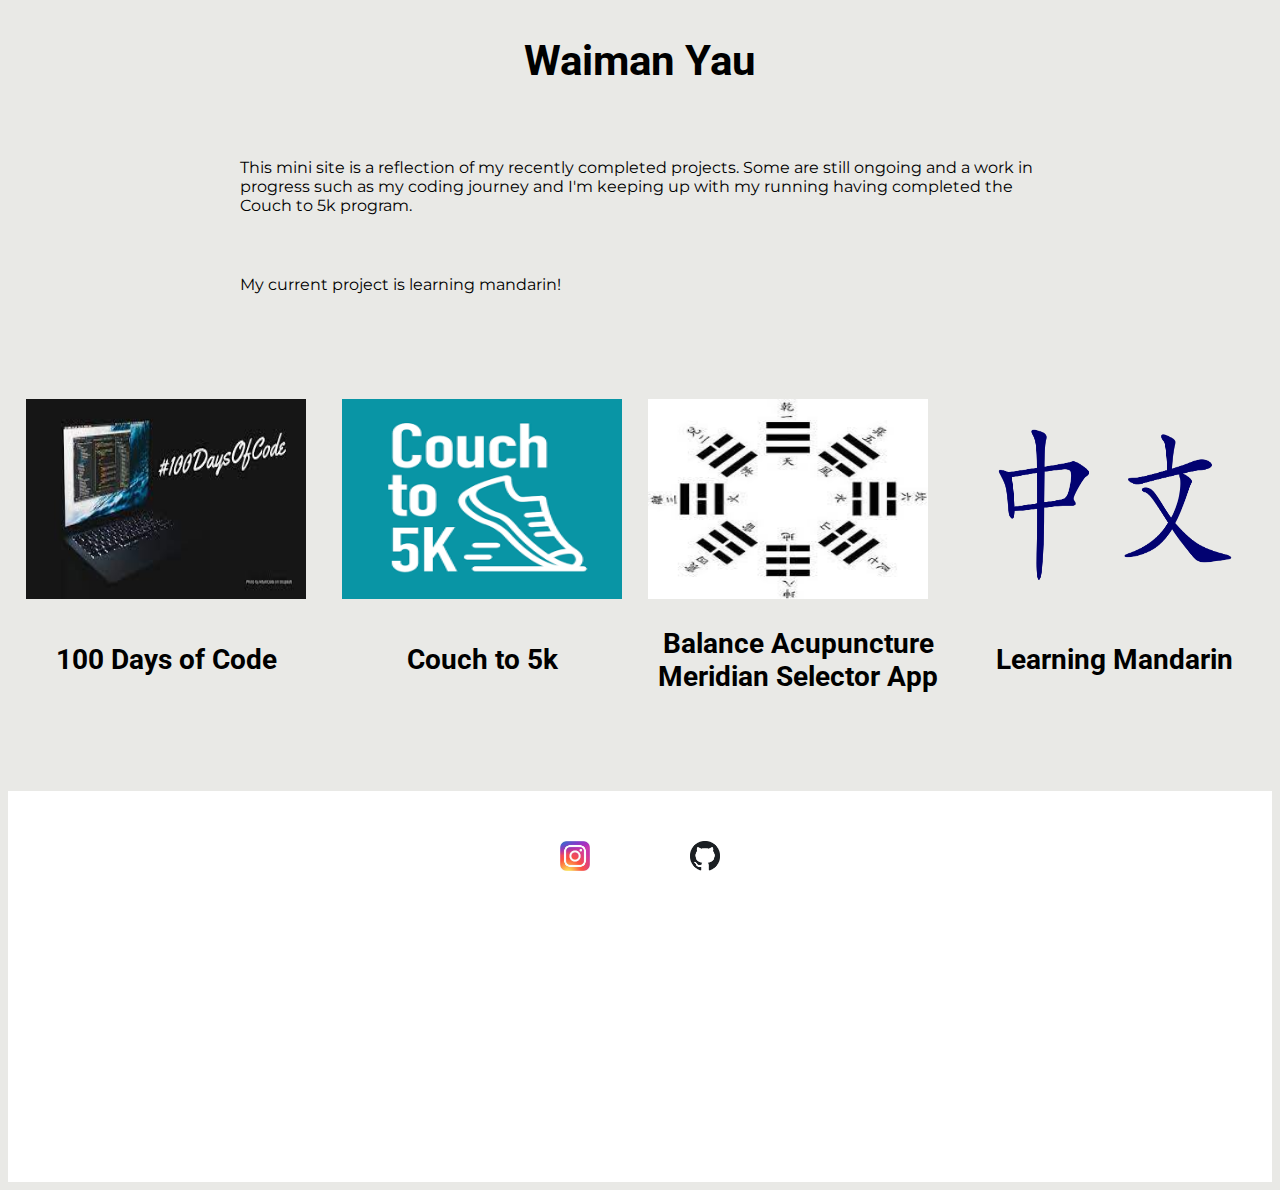
<file: index.html>
<!DOCTYPE html>
<html>
  <head>
    <title>Waiman Yau Projects</title>
    <link rel="stylesheet" href="stylesheet.css">
    <link rel="preconnect" href="https://fonts.googleapis.com">
    <link rel="preconnect" href="https://fonts.gstatic.com" crossorigin>
    <link href="https://fonts.googleapis.com/css2?family=Roboto:ital,wght@0,400;0,700;1,400;1,700&display=swap" rel="stylesheet">
    <link rel="preconnect" href="https://fonts.googleapis.com">
    <link rel="preconnect" href="https://fonts.gstatic.com" crossorigin>
    <link href="https://fonts.googleapis.com/css2?family=Montserrat:ital,wght@0,400;0,700;1,400;1,700&family=Roboto:ital,wght@0,400;0,700;1,400;1,700&display=swap" rel="stylesheet">
  </head>
  <body>

    <div class="main-container">
      <div class="head-section">
        <h1 class="centered">
          Waiman Yau
        </h1>

        <p class="text-width">
          This mini site is a reflection of my recently completed projects. Some are still ongoing and a work in progress such as my coding journey and I'm keeping up with my running having completed the Couch to 5k program.
        </p>
        <p class="text-width">
          My current project is learning mandarin!
        </p>

        </p>
      </div>
      <div class="main-section">
        <div class="DaysOfCode">
          <a href="/100daysofcode.html"><img src="images/100daysofcode-thumb.jpeg" alt="100 days of code thumbnail"></a>
          <h2 class="centered"><a href="/100daysofcode.html">100 Days of Code</a></h2>
        </div>
        <div class="couchTo5k">
          <a href="/couch25k.html"><img src="images/couchto5k-thumb.png" alt="Couch to 5k"></a>
          <a href="/couch25k.html"><h2 class="centered">Couch to 5k</h2></a>

        </div>
        <div class="balanceacupuncture">
          <a href="/balanceacupuncture.html"><img src="images/balanceacupuncture-thumb.jpeg" alt="balance acupuncture thumbnail"></a>
          <h2 class="centered"><a href="/balanceacupuncture.html">Balance Acupuncture Meridian Selector App</a></h2>
        </div>
        <div class="mandarin">
          <a href="/learning-mandarin.html"><img src="images/Chineselanguage.png" alt="chinese language"></a>
          <h2 class="centered"><a href="/learning-mandarin.html">Learning Mandarin</a></h2>
        </div>
      </div>

      <div class="footer centered">
        <div class="instagram-footer">
          <a href="https://www.instagram.com/wezza8888/" target="_blank">
            <img src="images/instagram.jpeg" alt="instagram" class="social-icons">
          </a>
        </div>
        <div class="github-footer">
          <a href="https://github.com/wezzauk" target="_blank">
            <img src="images/github.png" alt="github" class="social-icons">
          </a>

        </div>
      </div>
    </div>

  </body>
</html>
</file>
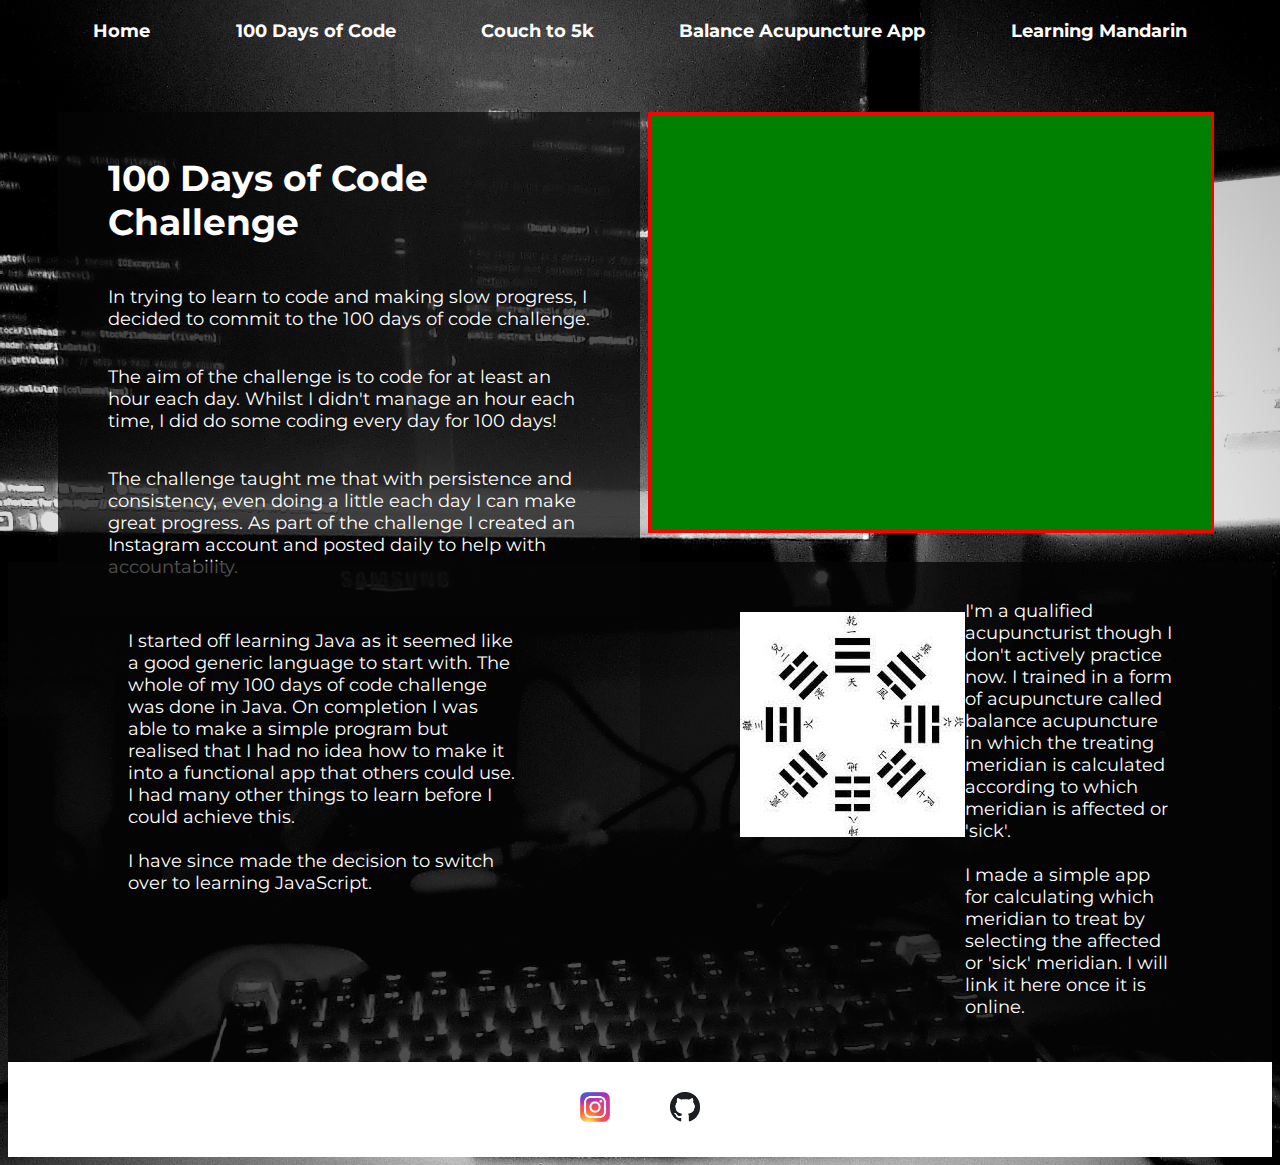
<file: 100daysofcode.html>
<!DOCTYPE html>
<html>
  <head>
    <title>100 Days of Code Challenge</title>
    <link rel="preconnect" href="https://fonts.googleapis.com">
    <link rel="preconnect" href="https://fonts.gstatic.com" crossorigin>
    <link href="https://fonts.googleapis.com/css2?family=Roboto:ital,wght@0,400;0,700;1,400;1,700&display=swap" rel="stylesheet">
    <link rel="preconnect" href="https://fonts.googleapis.com">
    <link rel="preconnect" href="https://fonts.gstatic.com" crossorigin>
    <link href="https://fonts.googleapis.com/css2?family=Montserrat:ital,wght@0,400;0,700;1,400;1,700&family=Roboto:ital,wght@0,400;0,700;1,400;1,700&display=swap" rel="stylesheet">
    <link rel="stylesheet" href="100daysofcode.css">
  </head>
  <body>
    <nav>
      <a href="/index.html">Home</a>
      <a href="/100daysofcode.html">100 Days of Code</a>
      <a href="/couch25k.html">Couch to 5k</a>
      <a href="/balanceacupuncture.html">Balance Acupuncture App</a>
      <a href="/learning-mandarin.html">Learning Mandarin</a>
    </nav>
    <div class="main-container">
      <div class="top-section">

        <div class="main-text-background">

          <div class="main-text">
            <h1>100 Days of Code Challenge</h1>
            <p>In trying to learn to code and making slow progress, I decided to commit to the 100 days of code challenge.</p>
            <p>The aim of the challenge is to code for at least an hour each day. Whilst I didn't manage an hour each time, I did do some coding every day for 100 days!</p>
            <p>The challenge taught me that with persistence and consistency, even doing a little each day I can make great progress. As part of the challenge I created an Instagram account and posted daily to help with accountability. </p>
          </div>
        </div>

        <div class="coding-video">
          <iframe width="560" height="415" src="https://www.youtube.com/embed/Xk_-D4WyKvQ?si=tyLBT6HqaxrAJgBE" title="YouTube video player" frameborder="0" allow="accelerometer; autoplay; clipboard-write; encrypted-media; gyroscope; picture-in-picture; web-share" allowfullscreen></iframe>
        </div>
      </div>

      <div class="bottom-section">
        <div class="java2Javascript">
          <p>
            I started off learning Java as it seemed like a good generic language to start with. The whole of my 100 days of code challenge was done in Java. On completion I was able to make a simple program but realised that I had no idea how to make it into a functional app that others could use. I had many other things to learn before I could achieve this.
            <br><br>
            I have since made the decision to switch over to learning JavaScript.
          </p>
        </div>

        <div class="balanceAcupunctureApp">
          <div class="acupuncture-pic">
            <img src="images/balanceacupuncture-thumb.jpeg">
          </div>
          <div class="acupuncture-app-text">
            <p>
              I'm a qualified acupuncturist though I don't actively practice now. I trained in a form of acupuncture called balance acupuncture in which the treating meridian is calculated according to which meridian is affected or 'sick'.
              <br><br>
              I made a simple app for calculating which meridian to treat by selecting the affected or 'sick' meridian. I will link it here once it is online.
            </p>
          </div>
        </div>
      </div>
    </div>
    <div class="footer centered">
      <div class="instagram-footer">
        <a href="https://www.instagram.com/wezza8888/" target="_blank">
          <img src="images/instagram.jpeg" alt="instagram" class="social-icons">
        </a>
      </div>
      <div class="github-footer">
        <a href="https://github.com/wezzauk" target="_blank">
          <img src="images/github.png" alt="github" class="social-icons">
        </a>

      </div>
    </div>

  </body>
</html>
</file>
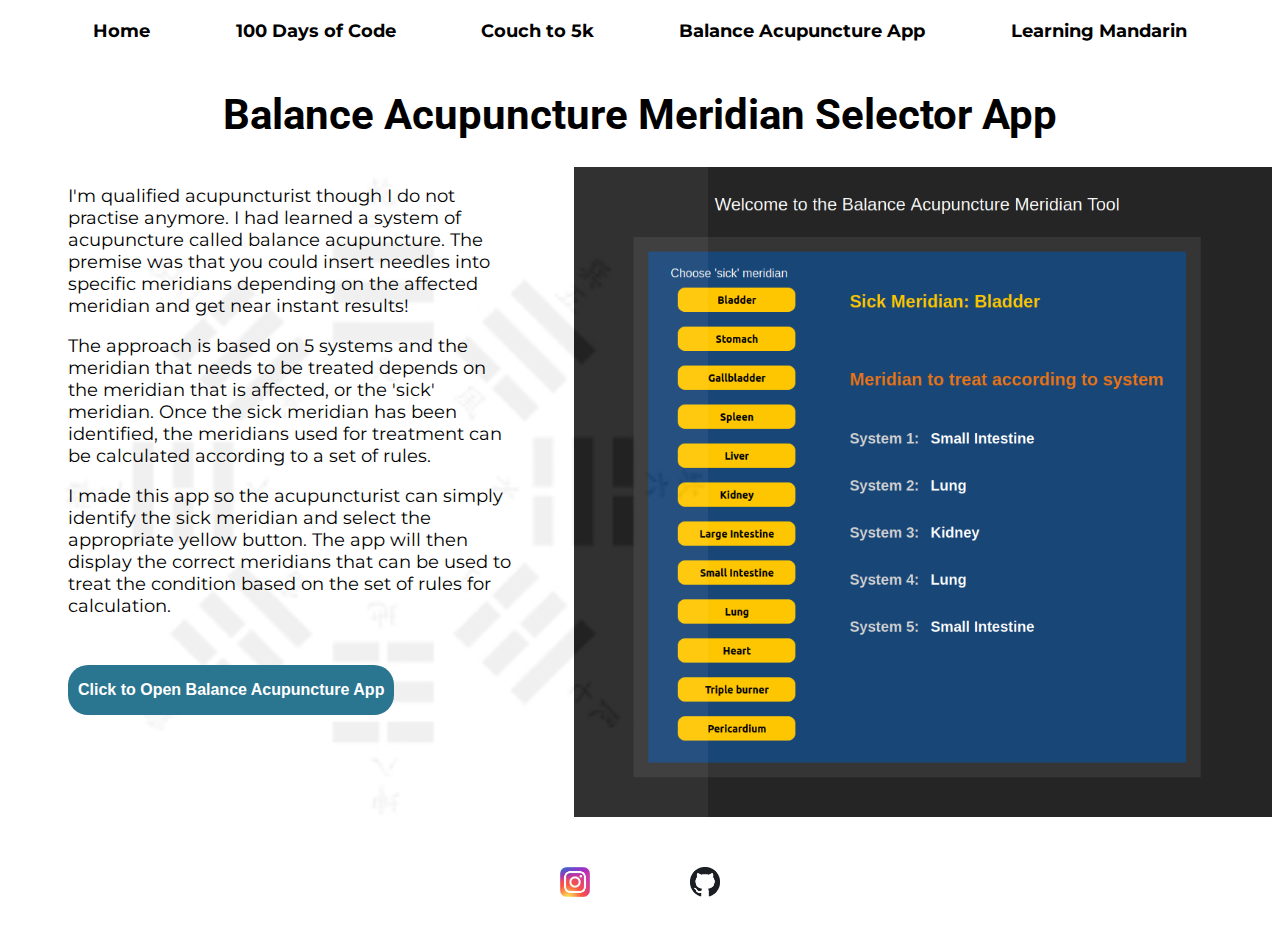
<file: balanceacupuncture.html>
<!DOCTYPE html>
<html>
  <head>
    <title>Balance Acupuncture Meridian Selector App</title>
    <link rel="preconnect" href="https://fonts.googleapis.com">
    <link rel="preconnect" href="https://fonts.gstatic.com" crossorigin>
    <link href="https://fonts.googleapis.com/css2?family=Roboto:ital,wght@0,400;0,700;1,400;1,700&display=swap" rel="stylesheet">
    <link rel="preconnect" href="https://fonts.googleapis.com">
    <link rel="preconnect" href="https://fonts.gstatic.com" crossorigin>
    <link href="https://fonts.googleapis.com/css2?family=Montserrat:ital,wght@0,400;0,700;1,400;1,700&family=Roboto:ital,wght@0,400;0,700;1,400;1,700&display=swap" rel="stylesheet">
    <link rel="stylesheet" href="balanceacupuncture.css">
  </head>
  <body>
    <nav>
      <a href="/index.html">Home</a>
      <a href="/100daysofcode.html">100 Days of Code</a>
      <a href="/couch25k.html">Couch to 5k</a>
      <a href="/balanceacupuncture.html">Balance Acupuncture App</a>
      <a href="/learning-mandarin.html">Learning Mandarin</a>
    </nav>


    <div class="main-container">
      <div class="content-row">
        <div class="heading-row centered">
          <h1>Balance Acupuncture Meridian Selector App</h1>
        </div>
        <div class="main-content">
          <div class="left-col-background">
            <div class="left-col">

              <p>
                I'm  qualified acupuncturist though I do not practise anymore. I had learned a system of acupuncture called balance acupuncture.
                The premise was that you could insert needles into specific meridians depending on the affected meridian and get near instant results!
              </p>
              <p>
                The approach is based on 5 systems and the meridian that needs to be treated depends on the meridian that is affected, or the 'sick' meridian. Once the sick meridian has been identified, the meridians used for treatment can be calculated according to a set of rules.
              </p>
              <p>
                I made this app so the acupuncturist can simply identify the sick meridian and select the appropriate yellow button. The app will then display the correct meridians that can be used to treat the condition based on the set of rules for calculation.
              </p>
              <p>
                <a href="https://balanceacupunctureapp.netlify.app/application.html" target="_blank"><button class="app-button">Click to Open Balance Acupuncture App</button></a>
              </p>
            </div>
          </div>

          <div class="right-col centered">
            <img src="images/acupuncture-app-screenshot.png" class="screenshot">
          </div>
        </div>
        <div class="footer centered">
          <div class="instagram-footer">
            <a href="https://www.instagram.com/wezza8888/" target="_blank">
              <img src="images/instagram.jpeg" alt="instagram" class="social-icons">
            </a>
          </div>
          <div class="github-footer">
            <a href="https://github.com/wezzauk" target="_blank">
              <img src="images/github.png" alt="github" class="social-icons">
            </a>

          </div>
        </div>
      </div>

    </div>
  </body>
</html>
</file>
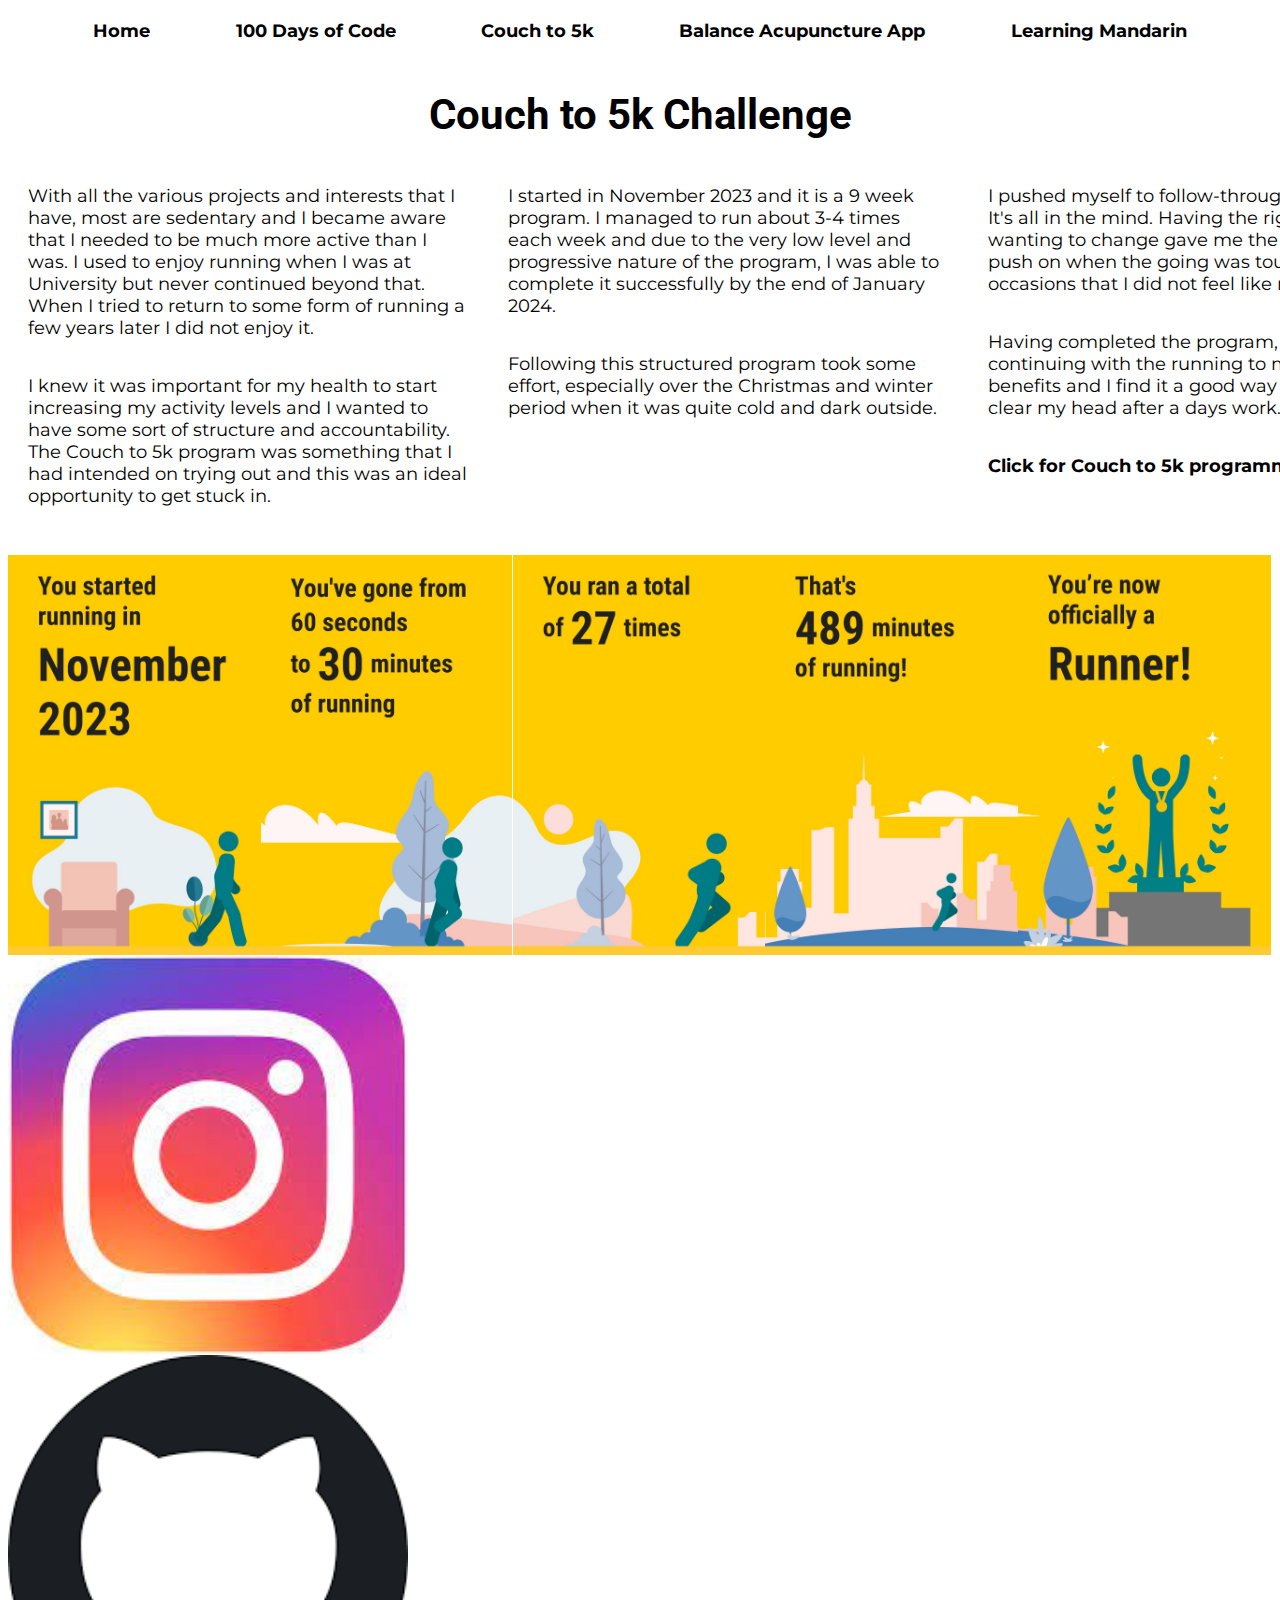
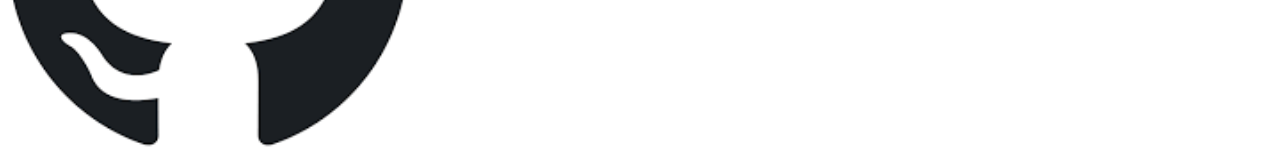
<file: couch25k.html>
<!DOCTYPE html
<html>
  <head>
    <title>Couch to 5k Challenge</title>
    <link rel="preconnect" href="https://fonts.googleapis.com">
    <link rel="preconnect" href="https://fonts.gstatic.com" crossorigin>
    <link href="https://fonts.googleapis.com/css2?family=Roboto:ital,wght@0,400;0,700;1,400;1,700&display=swap" rel="stylesheet">
    <link rel="preconnect" href="https://fonts.googleapis.com">
    <link rel="preconnect" href="https://fonts.gstatic.com" crossorigin>
    <link href="https://fonts.googleapis.com/css2?family=Montserrat:ital,wght@0,400;0,700;1,400;1,700&family=Roboto:ital,wght@0,400;0,700;1,400;1,700&display=swap" rel="stylesheet">
    <link rel="stylesheet" href="couch25k.css">
  </head>
  <body>
    <nav>
      <a href="/index.html">Home</a>
      <a href="/100daysofcode.html">100 Days of Code</a>
      <a href="/couch25k.html">Couch to 5k</a>
      <a href="/balanceacupuncture.html">Balance Acupuncture App</a>
      <a href="/learning-mandarin.html">Learning Mandarin</a>
    </nav>
    <div class="title-row">
      <h1>Couch to 5k Challenge</h1>
    </div>
    <div class="text-row">
      <div class="col1">
        <p>
          With all the various projects and interests that I have, most are sedentary and I became aware that I needed to be much more active than I was. I used to enjoy running when I was at University but never continued beyond that. When I tried to return to some form of running a few years later I did not enjoy it.
        </p>
        <p>
          I knew it was important for my health to start increasing my activity levels and I wanted to have some sort of structure and accountability. The Couch to 5k program was something that I had intended on trying out and this was an ideal opportunity to get stuck in.
        </p>
      </div>
      <div class="col2">
        <p>
          I started in November 2023 and it is a 9 week program. I managed to run about 3-4 times each week and due to the very low level and progressive nature of the program, I was able to complete it successfully by the end of January 2024.
        </p>
        <p>
          Following this structured program took some effort, especially over the Christmas and winter period when it was quite cold and dark outside.
        </p>


      </div>
      <div class="col3">
        <p>
          I pushed myself to follow-through to completion. It's all in the mind. Having the right attitude and wanting to change gave me the motivation to push on when the going was tough or on the occasions that I did not feel like running.
        </p>
        <p>
          Having completed the program, I intend on continuing with the running to main the health benefits and I find it a good way to de-stress and clear my head after a days work.
        </p>
        <p>
          <a href="https://www.nhs.uk/live-well/exercise/get-running-with-couch-to-5k/" target="_blank"><strong>Click for Couch to 5k programme</strong></a>
        </p>
      </div>
    </div>
    <div class="images-row">
      <img src="images/1-couchto5K.jpg">
      <img src="images/2-couchto5K.jpg">
      <img src="images/3-couchto5K.jpg">
      <img src="images/4-couchto5K.jpg">
      <img src="images/5-couchto5K.jpg">
    </div>

    <div class="footer centered">
      <div class="instagram-footer">
        <a href="https://www.instagram.com/wezza8888/" target="_blank">
          <img src="images/instagram.jpeg" alt="instagram" class="social-icons">
        </a>
      </div>
      <div class="github-footer">
        <a href="https://github.com/wezzauk" target="_blank">
          <img src="images/github.png" alt="github" class="social-icons">
        </a>

      </div>
    </div>
  </body>
</html>
</file>
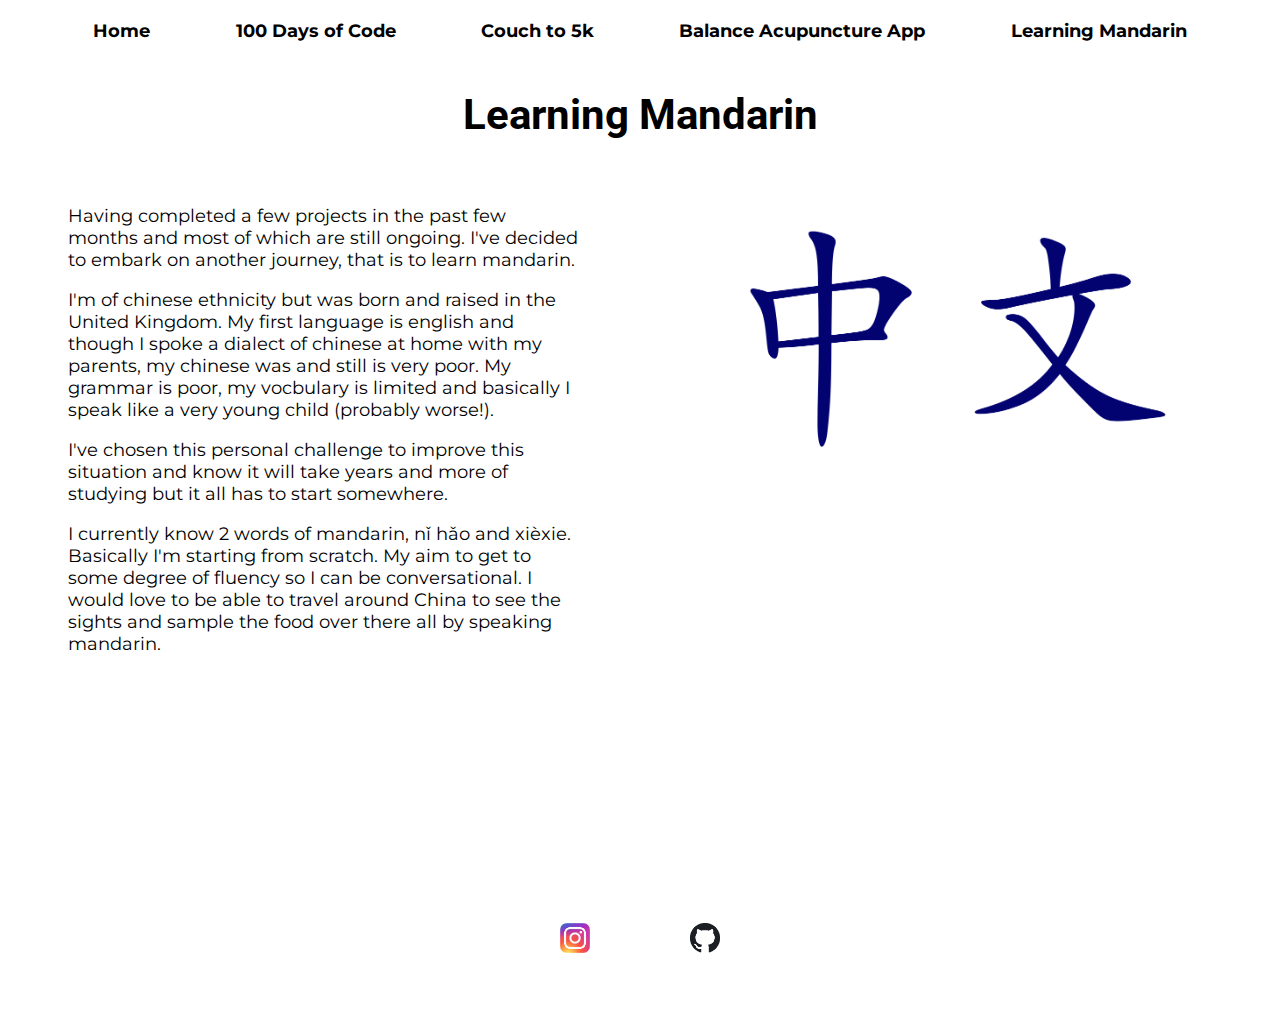
<file: learning-mandarin.html>
<!DOCTYPE html>
<html>
  <head>
    <title>
      Learning Mandarin
    </title>
    <link rel="preconnect" href="https://fonts.googleapis.com">
    <link rel="preconnect" href="https://fonts.gstatic.com" crossorigin>
    <link href="https://fonts.googleapis.com/css2?family=Roboto:ital,wght@0,400;0,700;1,400;1,700&display=swap" rel="stylesheet">
    <link rel="preconnect" href="https://fonts.googleapis.com">
    <link rel="preconnect" href="https://fonts.gstatic.com" crossorigin>
    <link href="https://fonts.googleapis.com/css2?family=Montserrat:ital,wght@0,400;0,700;1,400;1,700&family=Roboto:ital,wght@0,400;0,700;1,400;1,700&display=swap" rel="stylesheet">
    <link rel="stylesheet" href="mandarin.css">
  </head>
  <body>
    <nav>
      <a href="/index.html">Home</a>
      <a href="/100daysofcode.html">100 Days of Code</a>
      <a href="/couch25k.html">Couch to 5k</a>
      <a href="/balanceacupuncture.html">Balance Acupuncture App</a>
      <a href="/learning-mandarin.html">Learning Mandarin</a>
    </nav>

    <div class="main-container">
      <div class="head-row">
        <h1>Learning Mandarin</h1>
      </div>
      <div class="content-row">
        <div class="content-col">
          <p>
            Having completed a few projects in the past few months and most of which are still ongoing. I've decided to embark on another journey, that is to learn mandarin.
          </p>
          <p>
            I'm of chinese ethnicity but was born and raised in the United Kingdom. My first language is english and though I spoke a dialect of chinese at home with my parents, my chinese was and still is very poor. My grammar is poor, my vocbulary is limited and basically I speak like a very young child (probably worse!).
          </p>
          <p>
            I've chosen this personal challenge to improve this situation and know it will take years and more of studying but it all has to start somewhere.
          </p>
          <p>
            I currently know 2 words of mandarin, nǐ hǎo and xièxie. Basically I'm starting from scratch. My aim to get to some degree of fluency so I can be conversational. I would love to be able to travel around China to see the sights and sample the food over there all by speaking mandarin.
          </p>


        </div>
        <div class="image-col">
          <img src="images/Chineselanguage.png" class="hanzi">
        </div>
      </div>

    </div>




    <div class="footer centered">
      <div class="instagram-footer">
        <a href="https://www.instagram.com/wezza8888/" target="_blank">
          <img src="images/instagram.jpeg" alt="instagram" class="social-icons">
        </a>
      </div>
      <div class="github-footer">
        <a href="https://github.com/wezzauk" target="_blank">
          <img src="images/github.png" alt="github" class="social-icons">
        </a>

      </div>
    </div>
  </body>

</html>
</file>
<file: stylesheet.css>
nav {
  display: flex;
  justify-content: space-evenly;
  font-family: Montserrat, Arial;
  font-size: 18px;
  font-weight: bold;
}

a,
a:visited {
  color: black;
  text-decoration: none;
}

a:active {
  color: blue;
}

a:hover {
  color: rgb(61, 61, 177);
  cursor: pointer;
}

body {
  background-color: rgb(233, 233, 230);
}

h1 {
  font-family: Roboto, Arial;
  font-size: 42px;

}

h2 {
  font-family: Roboto, Arial;
  font-size: 28px;
}

p {
  font-family: Montserrat, Arial;
  font-size: 16px;
}

.centered{
  display: grid;
  text-align:center;
}

.text-width {
  min-width: 400px;
  max-width: 800px;
}

img {
  width: 280px;
  height: 200px;
  justify-self: center;
  align-self: start;
}

.social-icons {
  width: 30px;
  height: 30px;
  justify-self: center;
}

.instagram-footer {
  display: grid;
  justify-content: right;
  padding-right: 50px;
  padding: 50px;
}

.github-footer {
  display: grid;
  justify-content: left;
  padding: 50px;
}

.main-container {
  display: grid;
  grid-template-rows: 1fr 1fr 1fr;
}

.head-section {
  display: grid;
  justify-content: center;
}

.main-section {
  display: grid;
  grid-template-columns: 300px 300px 300px 300px;
  justify-content: space-around;
  margin-bottom: 75px;
}

.DaysOfCode,
.couchTo5k,
.balanceacupuncture,
.mandarin {
  display: grid;
  
  justify-content: center;
}

.footer {
  display: grid;
  grid-template-columns: 1fr 1fr;
  background-color: white;
}
</file>
<file: 100daysofcode.css>
nav {
  display: flex;
  justify-content: space-evenly;
  font-family: Montserrat, Arial;
  font-size: 18px;
  font-weight: bold;
  margin-top: 20px;
  margin-bottom: 20px;
}

a,
a:visited {
  color: white;
  text-decoration: none;
}

a:active {
  color: blue;
}

a:hover {
  color: lightblue;
  cursor: pointer;
}

body {
  background-image: url("images/me-coding.jpg");
  background-size: cover;
  background-repeat: no-repeat;
  color: white;
  font-family: Montserrat, Arial;
  font-size: 18px;
}

.main-container {
  display: grid;
  grid-template-rows: 1fr 1fr;
  margin-bottom: 0px;
}

.top-section {
  display: grid;
  grid-template-columns: 1fr 1fr;
  height: 400px;
  margin: 50px;

}

.main-text {
  display: grid;
  background-color: rgba(5, 5, 5, 0.7);
  padding: 20px 50px;
}

.coding-photo {
  height: 400px;
}

.coding-video {
  display: grid;
  height: 415px;
  background-color: green;
  border: solid 3px red;
  justify-self: center;
}

.bottom-section {
  display: grid;
  grid-template-columns: 1fr 1fr;

}

.java2Javascript {
  background-color: rgba(5, 5, 5, 0.7);
  display: grid;
  padding: 50px 120px;
  margin-bottom: 0px;
}

.balanceAcupunctureApp {
  background-color: rgba(5, 5, 5, 0.8);
  display: grid;
  padding: 0px 100px;
  display: grid;
  grid-template-columns: 1fr 1fr;
  align-items: top;
  margin-bottom: 0px;
}

.acupuncture-app-text {
  margin-top: 20px;
}

.acupuncture-pic {
  margin-top: 50px;
  margin-bottom: 0px;

}

.footer {
  display: grid;
  grid-template-columns: 1fr 1fr;
  background-color: white;
  text-align: center;
}

.social-icons {
  width: 30px;
  height: 30px;
  justify-self: center;
}

.instagram-footer {
  display: grid;
  justify-content: right;
  padding: 30px;
}

.github-footer {
  display: grid;
  justify-content: left;
  padding: 30px;
}
</file>
<file: balanceacupuncture.css>
body {
  font-family: Montserrat, Arial;
  font-size: 18px;
}

h1 {
  font-family: Roboto, Arial;
  font-size: 42px;
}

nav {
  display: flex;
  justify-content: space-evenly;
  font-family: Montserrat, Arial;
  font-size: 18px;
  font-weight: bold;
  margin-top: 20px;
  margin-bottom: 20px;
}

a,
a:visited {
  color: black;
  text-decoration: none;
}

a:active {
  color: blue;
}

a:hover {
  color: lightblue;
  cursor: pointer;
}

.centered {
  display: grid;
  justify-content: center;
}

.main-container {
  display: grid;
  grid-template-rows: 200px 1fr 150px;
}

.main-content {
  display: grid;
  grid-template-columns: 1fr 1fr;
}

.screenshot {
  height: 650px;
}

.left-col {
  padding-left: 60px;
  padding-right: 60px;
  color: black;
  position: relative;

}

.left-col-background::before {
  background-image: url("images/balanceacupuncture-thumb.jpeg");
  background-size: contain;
  background-repeat: no-repeat;
  position: absolute;
  width: 700px;
  opacity: 0.06;
  top: 0px;
  right: 0px;
  bottom: 0px;
  left: 50px;
  content: "";
}

.left-col-background {
  position: relative;
  height: 650px;
}

.app-button {
  padding: 10px;
  background-color: rgb(42, 117, 143);
  border-style: none;
  border-radius: 20px;
  margin-top: 30px;
  justify-self: center;
  height: 50px;
  color: white;
  font-size: 16px;
  font-weight: bold;
  cursor: pointer;
}

.app-button:hover {
  background-color: rgb(67, 143, 168);
}

.footer {
  display: grid;
  grid-template-columns: 1fr 1fr;
  background-color: white;
  text-align: center;
}

.social-icons {
  width: 30px;
  height: 30px;
  justify-self: center;
}

.instagram-footer {
  display: grid;
  justify-content: right;
  padding-right: 50px;
  padding: 50px;
}

.github-footer {
  display: grid;
  justify-content: left;
  padding: 50px;
}
</file>
<file: couch25k.css>
body {
  font-family: Montserrat, Arial;
  font-size: 18px;
}

h1 {
  font-family: Roboto, Arial;
  font-size: 42px;
}

nav {
  display: flex;
  justify-content: space-evenly;
  font-family: Montserrat, Arial;
  font-size: 18px;
  font-weight: bold;
  margin-top: 20px;
  margin-bottom: 20px;
}

a,
a:visited {
  color: black;
  text-decoration: none;
}

a:active {
  color: blue;
}

a:hover {
  color: lightblue;
  cursor: pointer;
}

.title-row {
  display: flex;
  flex-direction: row;
  justify-content: space-around;
}

.text-row {
  display: flex;
  flex-direction: row;
  justify-content: space-around;
  flex-wrap: nowrap;
  margin-bottom: 30px;
}

.col1,
.col2,
.col3 {
  display: flex;
  flex-direction: column;
  margin: 0px 20px;
  max-width: 500px;
  min-width: 440px;
}

.images-row {
  display: flex;
  justify-content: space-evenly;
}

img {
height: 400px;
}
</file>
<file: mandarin.css>
body {
  font-family: Montserrat, Arial;
  font-size: 18px;
}

h1 {
  font-family: Roboto, Arial;
  font-size: 42px;
}

nav {
  display: flex;
  justify-content: space-evenly;
  font-family: Montserrat, Arial;
  font-size: 18px;
  font-weight: bold;
  margin-top: 20px;
  margin-bottom: 20px;
}

a,
a:visited {
  color: black;
  text-decoration: none;
}

a:active {
  color: blue;
}

a:hover {
  color: lightblue;
  cursor: pointer;
}

.main-container {
  display: grid;
  grid-template-rows: 125px 1fr 200px;
}

.head-row {
  display: grid;
  justify-content: center;
}

.content-col {
  padding: 0px 60px;
}

.image-col {
  display: grid;
}

.hanzi {
  width: 500px;
  justify-self: center;
}

.content-row{
  display: grid;
  grid-template-columns: 1fr 1fr;
}



.footer {
  display: grid;
  grid-template-columns: 1fr 1fr;
  background-color: white;
  text-align: center;
}

.social-icons {
  width: 30px;
  height: 30px;
  justify-self: center;
}

.instagram-footer {
  display: grid;
  justify-content: right;
  padding: 50px;
}

.github-footer {
  display: grid;
  justify-content: left;
  padding: 50px;
}
</file>
